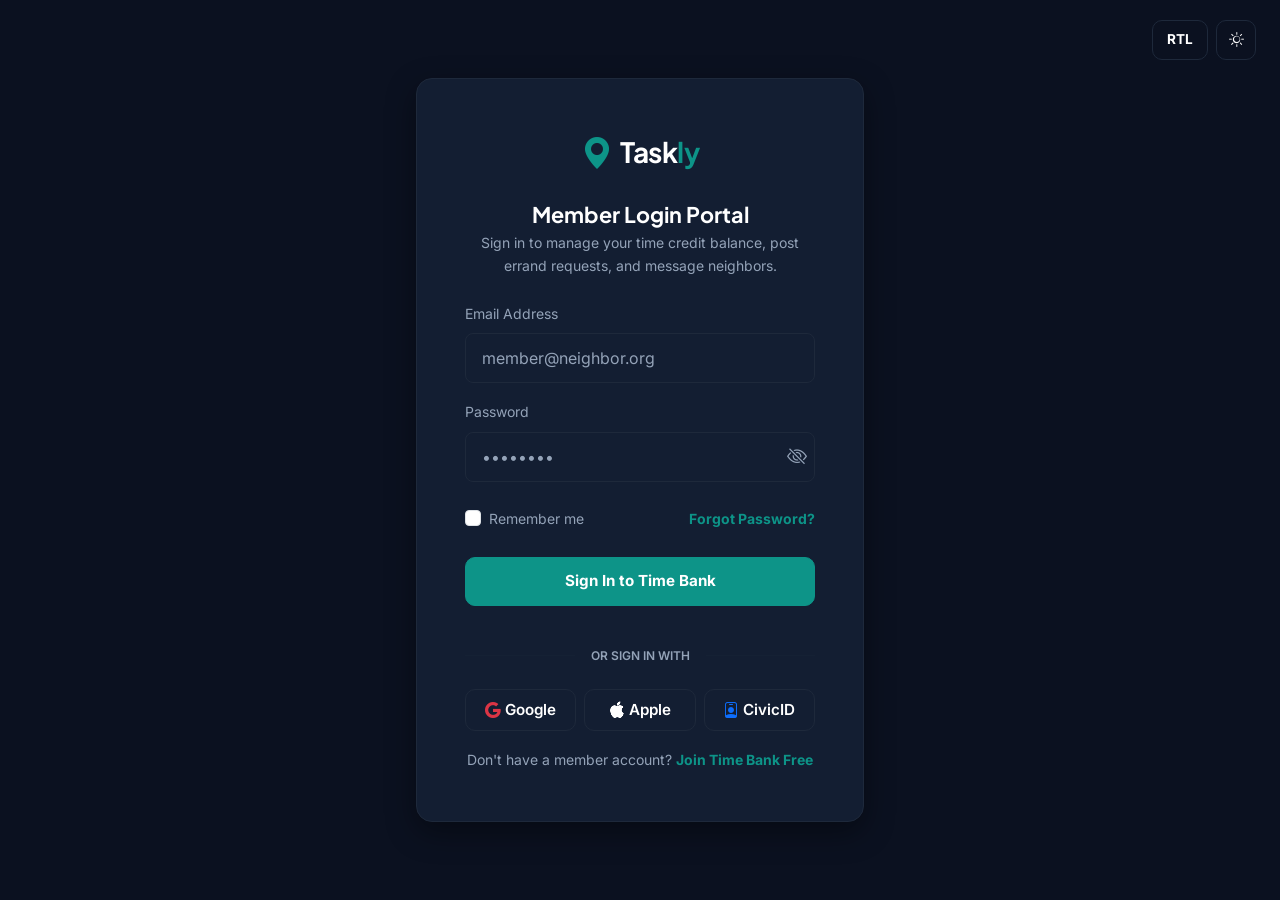
<file: login.html>
<!DOCTYPE html>
<html lang="en">
<head>
    <meta charset="UTF-8">
    <meta name="viewport" content="width=device-width, initial-scale=1.0">
    <title>Member Login | Taskly Time Bank</title>
    
    <link rel="icon" type="image/svg+xml" href="favicon.svg">
    <meta name="description" content="Sign in to your Taskly member dashboard to manage time credit balance, post errand requests, and message neighbors.">
    
    <!-- Google Fonts: Plus Jakarta Sans (Headings) + Inter (Body) -->
    <link rel="preconnect" href="https://fonts.googleapis.com">
    <link rel="preconnect" href="https://fonts.gstatic.com" crossorigin>
    <link href="https://fonts.googleapis.com/css2?family=Inter:wght@400;500;600;700&family=Plus+Jakarta+Sans:wght@500;600;700;800&display=swap" rel="stylesheet">
    
    <!-- Bootstrap 5 CSS -->
    <link href="https://cdn.jsdelivr.net/npm/bootstrap@5.3.2/dist/css/bootstrap.min.css" rel="stylesheet">
    <!-- Bootstrap Icons -->
    <link rel="stylesheet" href="https://cdn.jsdelivr.net/npm/bootstrap-icons@1.11.1/font/bootstrap-icons.css">
    
    <!-- Custom CSS -->
    <link rel="stylesheet" href="assets/css/style.css">
    <link rel="stylesheet" href="assets/css/dark-mode.css">
    <link rel="stylesheet" href="assets/css/rtl.css">
</head>
<body data-theme="dark" class="bg-primary-dark auth-page">

    <div class="container-fluid p-0 min-vh-100 d-flex flex-column justify-content-center align-items-center py-4">
        
        <div class="w-100 px-3" style="max-width: 480px;">
            
            <!-- Controls -->
            <div class="auth-top-controls d-flex justify-content-end gap-2 mb-3 z-index-3">
                <a href="#" id="rtlToggle" class="btn btn-secondary-custom d-flex align-items-center justify-content-center fw-bold" style="height: 40px; padding: 0 14px; font-size: 0.85rem;" title="Toggle RTL">RTL</a>
                <a href="#" id="themeToggle" class="btn btn-secondary-custom d-flex align-items-center justify-content-center" style="width: 40px; height: 40px;" title="Toggle Theme"><i class="bi bi-sun fs-5"></i></a>
            </div>

            <div class="glass-card p-4 p-md-5 fade-up w-100">
                <div class="text-center mb-4">
                    <a class="navbar-brand justify-content-center mb-2 d-inline-flex align-items-center gap-2" href="index.html">
                        <i class="bi bi-geo-alt-fill fs-2 text-primary-accent"></i>
                        <span class="fs-3 fw-bold">Task<span class="text-primary-accent">ly</span></span>
                    </a>
                    <h4 class="fw-bold mt-3 mb-1">Member Login Portal</h4>
                    <p class="text-secondary small mb-0">Sign in to manage your time credit balance, post errand requests, and message neighbors.</p>
                </div>
                
                <form action="dashboard.html">
                    <div class="mb-3">
                        <label class="form-label text-secondary small">Email Address</label>
                        <input type="email" class="form-control form-control-glass" placeholder="member@neighbor.org" required>
                    </div>
                    
                    <div class="mb-4">
                        <label class="form-label text-secondary small">Password</label>
                        <div class="position-relative">
                            <input type="password" class="form-control form-control-glass pe-5" id="loginPassword" placeholder="••••••••" required>
                            <button type="button" class="btn text-secondary position-absolute end-0 top-50 translate-middle-y me-2 p-0 border-0 bg-transparent" onclick="togglePasswordVisibility('loginPassword', this)" title="Toggle Password Visibility">
                                <i class="bi bi-eye-slash fs-5"></i>
                            </button>
                        </div>
                    </div>
                    
                    <div class="d-flex justify-content-between align-items-center mb-4">
                        <div class="form-check">
                            <input type="checkbox" class="form-check-input" id="rememberMe">
                            <label class="form-check-label text-secondary small" for="rememberMe">Remember me</label>
                        </div>
                        <a href="#" onclick="alert('Password reset link sent to your email!');" class="text-primary-accent text-decoration-none small fw-bold">Forgot Password?</a>
                    </div>
                    
                    <button type="submit" class="btn btn-primary-orange w-100 mb-3 fw-bold">Sign In to Time Bank</button>

                    <!-- Social Login Divider -->
                    <div class="d-flex align-items-center my-4">
                        <hr class="flex-grow-1 border-secondary my-0">
                        <span class="px-3 text-secondary small text-uppercase fw-semibold" style="font-size: 0.75rem;">Or Sign In With</span>
                        <hr class="flex-grow-1 border-secondary my-0">
                    </div>

                    <!-- Social Login Buttons Row -->
                    <div class="row g-2 mb-3">
                        <div class="col-4">
                            <button type="button" class="btn btn-secondary-custom w-100 py-2 d-flex align-items-center justify-content-center gap-1 small fw-semibold" onclick="alert('Google authentication connected!');" title="Sign in with Google">
                                <i class="bi bi-google text-danger fs-6"></i> <span>Google</span>
                            </button>
                        </div>
                        <div class="col-4">
                            <button type="button" class="btn btn-secondary-custom w-100 py-2 d-flex align-items-center justify-content-center gap-1 small fw-semibold" onclick="alert('Apple ID connected!');" title="Sign in with Apple">
                                <i class="bi bi-apple fs-6"></i> <span>Apple</span>
                            </button>
                        </div>
                        <div class="col-4">
                            <button type="button" class="btn btn-secondary-custom w-100 py-2 d-flex align-items-center justify-content-center gap-1 small fw-semibold" onclick="alert('Community ID connected!');" title="Sign in with Community ID">
                                <i class="bi bi-person-badge text-primary fs-6"></i> <span>CivicID</span>
                            </button>
                        </div>
                    </div>

                    <div class="text-center mt-3">
                        <span class="text-secondary small">Don't have a member account? <a href="register.html" class="text-primary-accent text-decoration-none fw-bold">Join Time Bank Free</a></span>
                    </div>
                </form>
            </div>
        </div>
        
    </div>

    <script src="https://cdn.jsdelivr.net/npm/bootstrap@5.3.2/dist/js/bootstrap.bundle.min.js"></script>
    <script src="assets/js/main.js"></script>
</body>
</html>
</file>
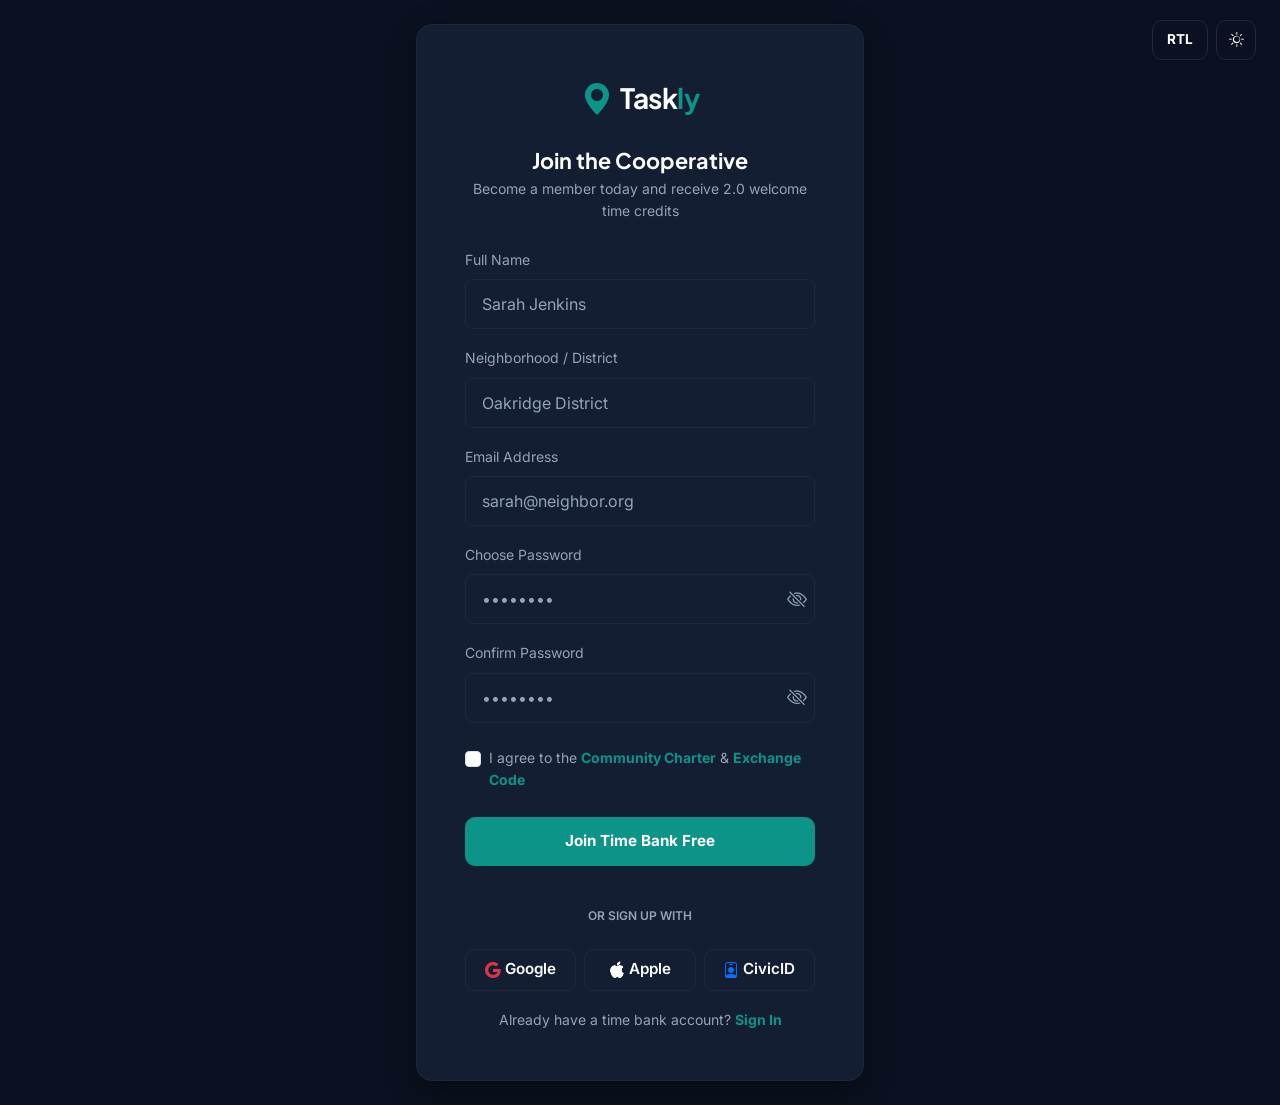
<file: register.html>
<!DOCTYPE html>
<html lang="en">
<head>
    <meta charset="UTF-8">
    <meta name="viewport" content="width=device-width, initial-scale=1.0">
    <title>Join Time Bank Community | Taskly</title>
    
    <link rel="icon" type="image/svg+xml" href="favicon.svg">
    <meta name="description" content="Register as a Taskly community member to start exchanging errand running, senior assistance, and time credits.">
    
    <!-- Google Fonts: Plus Jakarta Sans (Headings) + Inter (Body) -->
    <link rel="preconnect" href="https://fonts.googleapis.com">
    <link rel="preconnect" href="https://fonts.gstatic.com" crossorigin>
    <link href="https://fonts.googleapis.com/css2?family=Inter:wght@400;500;600;700&family=Plus+Jakarta+Sans:wght@500;600;700;800&display=swap" rel="stylesheet">
    
    <!-- Bootstrap 5 CSS -->
    <link href="https://cdn.jsdelivr.net/npm/bootstrap@5.3.2/dist/css/bootstrap.min.css" rel="stylesheet">
    <!-- Bootstrap Icons -->
    <link rel="stylesheet" href="https://cdn.jsdelivr.net/npm/bootstrap-icons@1.11.1/font/bootstrap-icons.css">
    
    <!-- Custom CSS -->
    <link rel="stylesheet" href="assets/css/style.css">
    <link rel="stylesheet" href="assets/css/dark-mode.css">
    <link rel="stylesheet" href="assets/css/rtl.css">
</head>
<body data-theme="dark" class="bg-primary-dark auth-page">

    <div class="container-fluid p-0 min-vh-100 d-flex flex-column justify-content-center align-items-center py-4">
        
        <div class="w-100 px-3" style="max-width: 480px;">
            
            <!-- Controls -->
            <div class="auth-top-controls d-flex justify-content-end gap-2 mb-3 z-index-3">
                <a href="#" id="rtlToggle" class="btn btn-secondary-custom d-flex align-items-center justify-content-center fw-bold" style="height: 40px; padding: 0 14px; font-size: 0.85rem;" title="Toggle RTL">RTL</a>
                <a href="#" id="themeToggle" class="btn btn-secondary-custom d-flex align-items-center justify-content-center" style="width: 40px; height: 40px;" title="Toggle Theme"><i class="bi bi-sun fs-5"></i></a>
            </div>

            <div class="glass-card p-4 p-md-5 fade-up w-100">
                <div class="text-center mb-4">
                    <a class="navbar-brand justify-content-center mb-2 d-inline-flex align-items-center gap-2" href="index.html">
                        <i class="bi bi-geo-alt-fill fs-2 text-primary-accent"></i>
                        <span class="fs-3 fw-bold">Task<span class="text-primary-accent">ly</span></span>
                    </a>
                    <h4 class="fw-bold mt-3 mb-1">Join the Cooperative</h4>
                    <p class="text-secondary small mb-0">Become a member today and receive 2.0 welcome time credits</p>
                </div>
                
                <form action="login.html">
                    <div class="mb-3">
                        <label class="form-label text-secondary small">Full Name</label>
                        <input type="text" class="form-control form-control-glass" placeholder="Sarah Jenkins" required>
                    </div>

                    <div class="mb-3">
                        <label class="form-label text-secondary small">Neighborhood / District</label>
                        <input type="text" class="form-control form-control-glass" placeholder="Oakridge District" required>
                    </div>

                    <div class="mb-3">
                        <label class="form-label text-secondary small">Email Address</label>
                        <input type="email" class="form-control form-control-glass" placeholder="sarah@neighbor.org" required>
                    </div>
                    
                    <div class="mb-3">
                        <label class="form-label text-secondary small">Choose Password</label>
                        <div class="position-relative">
                            <input type="password" class="form-control form-control-glass pe-5" id="regPassword" placeholder="••••••••" required>
                            <button type="button" class="btn text-secondary position-absolute end-0 top-50 translate-middle-y me-2 p-0 border-0 bg-transparent" onclick="togglePasswordVisibility('regPassword', this)" title="Toggle Password Visibility">
                                <i class="bi bi-eye-slash fs-5"></i>
                            </button>
                        </div>
                    </div>

                    <div class="mb-4">
                        <label class="form-label text-secondary small">Confirm Password</label>
                        <div class="position-relative">
                            <input type="password" class="form-control form-control-glass pe-5" id="confirmPassword" placeholder="••••••••" required>
                            <button type="button" class="btn text-secondary position-absolute end-0 top-50 translate-middle-y me-2 p-0 border-0 bg-transparent" onclick="togglePasswordVisibility('confirmPassword', this)" title="Toggle Password Visibility">
                                <i class="bi bi-eye-slash fs-5"></i>
                            </button>
                        </div>
                    </div>
                    
                    <div class="form-check mb-4">
                        <input type="checkbox" class="form-check-input" id="privacyPolicy" required>
                        <label class="form-check-label text-secondary small" for="privacyPolicy">
                            I agree to the <a href="#" onclick="alert('Community Charter & Kindness Guidelines shown!');" class="text-primary-accent text-decoration-none fw-bold">Community Charter</a> & <a href="#" onclick="alert('Time Banking Mutual Aid Guidelines shown!');" class="text-primary-accent text-decoration-none fw-bold">Exchange Code</a>
                        </label>
                    </div>
                    
                    <button type="submit" class="btn btn-primary-orange w-100 mb-3 fw-bold">Join Time Bank Free</button>

                    <!-- Social Login Divider -->
                    <div class="d-flex align-items-center my-4">
                        <hr class="flex-grow-1 border-secondary my-0">
                        <span class="px-3 text-secondary small text-uppercase fw-semibold" style="font-size: 0.75rem;">Or Sign Up With</span>
                        <hr class="flex-grow-1 border-secondary my-0">
                    </div>

                    <!-- Social Login Buttons Row -->
                    <div class="row g-2 mb-3">
                        <div class="col-4">
                            <button type="button" class="btn btn-secondary-custom w-100 py-2 d-flex align-items-center justify-content-center gap-1 small fw-semibold" onclick="alert('Google signup connected!');" title="Sign up with Google">
                                <i class="bi bi-google text-danger fs-6"></i> <span>Google</span>
                            </button>
                        </div>
                        <div class="col-4">
                            <button type="button" class="btn btn-secondary-custom w-100 py-2 d-flex align-items-center justify-content-center gap-1 small fw-semibold" onclick="alert('Apple ID signup connected!');" title="Sign up with Apple">
                                <i class="bi bi-apple fs-6"></i> <span>Apple</span>
                            </button>
                        </div>
                        <div class="col-4">
                            <button type="button" class="btn btn-secondary-custom w-100 py-2 d-flex align-items-center justify-content-center gap-1 small fw-semibold" onclick="alert('CivicID signup connected!');" title="Sign up with CivicID">
                                <i class="bi bi-person-badge text-primary fs-6"></i> <span>CivicID</span>
                            </button>
                        </div>
                    </div>

                    <div class="text-center mt-3">
                        <span class="text-secondary small">Already have a time bank account? <a href="login.html" class="text-primary-accent text-decoration-none fw-bold">Sign In</a></span>
                    </div>
                </form>
            </div>
        </div>
        
    </div>

    <script src="https://cdn.jsdelivr.net/npm/bootstrap@5.3.2/dist/js/bootstrap.bundle.min.js"></script>
    <script src="assets/js/main.js"></script>
</body>
</html>
</file>
<file: assets/css/style.css>
/* ==========================================================================
   Taskly — Personal Concierge & Cooperative Time Bank Design System
   Palette: Forest Slate #0F172A | Warm Crisp Background #F8FAFC | Vibrant Concierge Teal #0D9488 / Amber #F59E0B
   Typography: Plus Jakarta Sans (Headings) + Inter (Body)
   ========================================================================== */

:root {
    /* Palette — Light Theme */
    --primary-bg: #F8FAFC;
    --secondary-bg: #FFFFFF;
    --card-bg: #FFFFFF;
    --primary-accent: #0D9488;
    --primary-accent-hover: #0F766E;
    --deep-black: #0F172A;
    --pure-white: #FFFFFF;
    --text-primary: #1E293B;
    --text-secondary: #64748B;
    --border-color: #E2E8F0;
    --card-shadow: 0 8px 24px rgba(15, 23, 42, 0.04);
    --glow-color: rgba(13, 148, 136, 0.25);
    
    /* Typography */
    --font-heading: 'Plus Jakarta Sans', sans-serif;
    --font-body: 'Inter', sans-serif;
    
    /* UI Dimensions */
    --radius-card: 16px;
    --radius-btn: 10px;
    --navbar-bg: rgba(248, 250, 252, 0.92);
    --sidebar-bg: rgba(255, 255, 255, 0.95);
}

[data-theme="dark"] {
    /* Palette — Dark Theme */
    --primary-bg: #0B1120;
    --secondary-bg: #131E32;
    --card-bg: #131E32;
    --primary-accent: #0D9488;
    --primary-accent-hover: #0F766E;
    --deep-black: #080D1A;
    --pure-white: #FFFFFF;
    --text-primary: #F8FAFC;
    --text-secondary: #94A3B8;
    --border-color: #1E293B;
    --card-shadow: 0 10px 30px rgba(0, 0, 0, 0.4);
    --glow-color: rgba(13, 148, 136, 0.25);
    --navbar-bg: rgba(11, 17, 32, 0.92);
    --sidebar-bg: rgba(19, 30, 50, 0.95);
}

* {
    margin: 0;
    padding: 0;
    box-sizing: border-box;
}

body {
    font-family: var(--font-body);
    background-color: var(--primary-bg);
    color: var(--text-primary);
    line-height: 1.6;
    overflow-x: hidden;
    transition: background-color 0.3s ease, color 0.3s ease;
    -webkit-font-smoothing: antialiased;
}

/* Fluid Responsive Typography */
h1, .display-1, .display-2, .display-3, .display-4 {
    font-family: var(--font-heading);
    font-weight: 700;
    font-size: clamp(2.2rem, 5vw, 3.8rem);
    line-height: 1.12;
    letter-spacing: -0.03em;
    color: var(--text-primary);
    margin-bottom: 1.25rem;
}

h2, .display-5, .display-6 {
    font-family: var(--font-heading);
    font-weight: 700;
    font-size: clamp(1.65rem, 3.5vw, 2.5rem);
    line-height: 1.2;
    letter-spacing: -0.02em;
    color: var(--text-primary);
    margin-bottom: 1rem;
}

h3 {
    font-family: var(--font-heading);
    font-weight: 600;
    font-size: clamp(1.35rem, 2.5vw, 1.85rem);
    line-height: 1.25;
    letter-spacing: -0.01em;
    color: var(--text-primary);
    margin-bottom: 0.85rem;
}

h4 {
    font-family: var(--font-heading);
    font-weight: 600;
    font-size: clamp(1.15rem, 2vw, 1.35rem);
    color: var(--text-primary);
    margin-bottom: 0.75rem;
}

h5, h6 {
    font-family: var(--font-heading);
    font-weight: 600;
    color: var(--text-primary);
    margin-bottom: 0.5rem;
}

p, .lead {
    font-family: var(--font-body);
}

.lead {
    font-size: clamp(1.05rem, 1.8vw, 1.2rem);
    color: var(--text-secondary);
    line-height: 1.65;
}

/* Eyebrow Labels with animated orange line */
.eyebrow-label {
    display: inline-flex;
    align-items: center;
    gap: 0.5rem;
    font-family: var(--font-heading);
    font-weight: 700;
    font-size: 0.85rem;
    letter-spacing: 0.08em;
    text-uppercase: uppercase;
    color: var(--primary-accent);
    margin-bottom: 1rem;
    position: relative;
}

.eyebrow-label::before {
    content: '';
    display: inline-block;
    width: 24px;
    height: 2px;
    background: var(--primary-accent);
    border-radius: 2px;
}

/* Text & Border Helpers */
.text-primary-accent { color: var(--primary-accent) !important; }
.bg-primary-accent { background-color: var(--primary-accent) !important; }
.text-secondary { color: var(--text-secondary) !important; }

.border-theme,
.border,
.border-top,
.border-end,
.border-bottom,
.border-start,
.border-secondary {
    border-color: var(--border-color) !important;
}

a {
    color: var(--primary-accent);
    text-decoration: none;
    transition: all 0.25s ease;
}

a:hover {
    color: var(--primary-accent-hover);
}

/* Background Utility Classes */
.bg-primary-dark { background-color: var(--primary-bg) !important; }
.bg-secondary-dark { background-color: var(--secondary-bg) !important; }

/* Navbar - Glassmorphism */
.navbar-glass {
    background: var(--navbar-bg);
    backdrop-filter: blur(12px);
    -webkit-backdrop-filter: blur(12px);
    border-bottom: 1px solid var(--border-color);
    position: sticky;
    top: 0;
    z-index: 1030;
    transition: background-color 0.3s ease, border-color 0.3s ease;
}

.navbar-brand {
    font-family: var(--font-heading);
    font-weight: 700;
    font-size: 1.45rem;
    color: var(--text-primary) !important;
    display: flex;
    align-items: center;
    gap: 0.5rem;
    letter-spacing: -0.02em;
}

.navbar-brand i {
    color: var(--primary-accent);
}

.nav-link {
    font-family: var(--font-body);
    color: var(--text-secondary) !important;
    font-weight: 500;
    font-size: 0.95rem;
    padding: 0.5rem 1rem;
    position: relative;
    transition: color 0.25s ease;
}

.navbar-nav .nav-link:hover, 
.navbar-nav .nav-link.active {
    color: var(--primary-accent) !important;
}

.navbar-nav .nav-link::after {
    content: '';
    position: absolute;
    bottom: -2px;
    left: 50%;
    transform: translateX(-50%);
    width: 0;
    height: 2px;
    background: var(--primary-accent);
    transition: width 0.25s ease;
    border-radius: 2px;
}

.navbar-nav .nav-link:hover::after, 
.navbar-nav .nav-link.active::after {
    width: 70%;
}

/* Dashboard Sidebar Navigation - Single Consistent Active-State Style */
#sidebar .nav-link,
#dashboardTabs .nav-link {
    font-family: var(--font-body);
    color: var(--text-secondary) !important;
    font-weight: 500;
    font-size: 0.95rem;
    padding: 0.65rem 1rem;
    border-radius: var(--radius-btn);
    transition: color 0.2s ease, background-color 0.2s ease, box-shadow 0.2s ease;
    position: relative;
    border: none;
    background: transparent;
}

#sidebar .nav-link::after,
#dashboardTabs .nav-link::after {
    display: none !important;
    content: none !important;
    width: 0 !important;
    height: 0 !important;
}

#sidebar .nav-link:hover,
#dashboardTabs .nav-link:hover {
    color: var(--primary-accent) !important;
    background-color: rgba(13, 148, 136, 0.12) !important;
}

#sidebar .nav-link.active,
#dashboardTabs .nav-link.active,
.nav-pills .nav-link.active {
    color: #FFFFFF !important;
    background-color: var(--primary-accent) !important;
    font-weight: 600;
    box-shadow: 0 4px 12px rgba(13, 148, 136, 0.25);
}

.navbar-toggler {
    padding: 0.4rem 0.6rem;
    border-radius: 8px;
    color: var(--text-primary) !important;
}

/* Header Controls Consistency (Theme, RTL, and Primary CTA) */
.navbar-glass .btn-secondary-custom,
.navbar-glass #rtlToggle,
.navbar-glass #themeToggle,
.navbar-glass a[href="dashboard.html"],
.navbar-glass .btn-primary-orange,
.navbar-glass a[href="login.html"],
.auth-top-controls #rtlToggle,
.auth-top-controls #themeToggle {
    height: 40px !important;
    border-radius: var(--radius-btn) !important;
    display: inline-flex !important;
    align-items: center !important;
    justify-content: center !important;
    box-sizing: border-box !important;
    line-height: 1;
}

.navbar-glass #themeToggle,
.navbar-glass a[href="dashboard.html"],
.auth-top-controls #themeToggle {
    width: 40px !important;
    height: 40px !important;
    padding: 0 !important;
    flex-shrink: 0;
}

.navbar-glass #rtlToggle,
.auth-top-controls #rtlToggle {
    height: 40px !important;
    min-width: 40px;
    padding: 0 14px !important;
    font-size: 0.85rem;
    flex-shrink: 0;
}

.navbar-glass .btn-primary-orange,
.navbar-glass a[href="login.html"] {
    height: 40px !important;
    padding: 0 1.5rem !important;
    font-size: 0.95rem;
    line-height: 1;
    white-space: nowrap;
}

/* Buttons — Primary & Secondary Accent */
.btn-gradient, .btn-primary-orange {
    background-color: var(--primary-accent);
    color: #FFFFFF !important;
    border: 1px solid var(--primary-accent);
    border-radius: var(--radius-btn);
    padding: 0.75rem 1.75rem;
    font-family: var(--font-body);
    font-weight: 600;
    font-size: 0.95rem;
    display: inline-flex;
    align-items: center;
    justify-content: center;
    gap: 0.5rem;
    cursor: pointer;
    transition: transform 0.25s cubic-bezier(0.16, 1, 0.3, 1), box-shadow 0.25s ease, background-color 0.25s ease;
}

.btn-gradient:hover, .btn-primary-orange:hover {
    background-color: var(--primary-accent-hover);
    border-color: var(--primary-accent-hover);
    transform: translateY(-2px);
    box-shadow: 0 6px 20px var(--glow-color);
}

.btn-outline-glow, .btn-secondary-custom {
    background: transparent;
    color: var(--text-primary);
    border: 1px solid var(--border-color);
    border-radius: var(--radius-btn);
    padding: 0.75rem 1.75rem;
    font-family: var(--font-body);
    font-weight: 600;
    font-size: 0.95rem;
    display: inline-flex;
    align-items: center;
    justify-content: center;
    gap: 0.5rem;
    cursor: pointer;
    transition: all 0.25s ease;
}

.btn-outline-glow:hover, .btn-secondary-custom:hover {
    border-color: var(--primary-accent);
    color: var(--primary-accent);
    background: rgba(13, 148, 136, 0.08);
    transform: translateY(-2px);
}

.btn-secondary-custom .bi-apple {
    color: currentColor;
    transition: color 0.25s ease;
}

/* Cards & Product Cards System */
.glass-card {
    background: var(--card-bg);
    border: 1px solid var(--border-color);
    border-radius: var(--radius-card);
    padding: 1.5rem;
    box-shadow: var(--card-shadow);
    transition: transform 0.3s cubic-bezier(0.16, 1, 0.3, 1), box-shadow 0.3s ease, border-color 0.3s ease;
    position: relative;
    overflow: hidden;
}

.glass-card:hover {
    transform: translateY(-4px);
    box-shadow: 0 14px 35px rgba(0, 0, 0, 0.12);
    border-color: var(--primary-accent);
}

/* Product Card Styling */
.product-card {
    background: var(--card-bg);
    border: 1px solid var(--border-color);
    border-radius: var(--radius-card);
    padding: 1rem;
    transition: transform 0.3s cubic-bezier(0.16, 1, 0.3, 1), box-shadow 0.3s ease, border-color 0.3s ease;
    display: flex;
    flex-direction: column;
    height: 100%;
}

.product-card:hover {
    transform: translateY(-5px);
    box-shadow: 0 16px 36px rgba(0, 0, 0, 0.15);
    border-color: var(--primary-accent);
}

.product-card .product-img-wrapper {
    position: relative;
    width: 100%;
    height: 260px;
    border-radius: 12px;
    overflow: hidden;
    background: var(--primary-bg);
    margin-bottom: 1rem;
}

.product-card .product-img-wrapper img {
    width: 100%;
    height: 100%;
    object-fit: cover;
    transition: transform 0.4s cubic-bezier(0.16, 1, 0.3, 1);
}

.product-card:hover .product-img-wrapper img {
    transform: scale(1.06);
}

.product-card .badge-category {
    position: absolute;
    top: 12px;
    left: 12px;
    background: var(--primary-accent);
    color: #FFFFFF;
    font-size: 0.75rem;
    font-weight: 600;
    padding: 0.35rem 0.75rem;
    border-radius: 20px;
    letter-spacing: 0.03em;
    z-index: 2;
}

.product-card .product-title {
    font-family: var(--font-heading);
    font-size: 1.15rem;
    font-weight: 600;
    color: var(--text-primary);
    margin-bottom: 0.35rem;
}

.product-card .product-desc {
    font-size: 0.875rem;
    color: var(--text-secondary);
    margin-bottom: 1rem;
    flex-grow: 1;
}

.product-card .product-footer {
    display: flex;
    align-items: center;
    justify-content: space-between;
    padding-top: 0.75rem;
    border-top: 1px solid var(--border-color);
}

.product-card .product-price {
    font-family: var(--font-heading);
    font-size: 1.25rem;
    font-weight: 700;
    color: var(--text-primary);
}

/* Floating Badges */
.floating-badge {
    position: absolute;
    background: var(--card-bg);
    border: 1px solid var(--border-color);
    box-shadow: 0 10px 25px rgba(0,0,0,0.12);
    border-radius: 12px;
    padding: 0.6rem 1.1rem;
    z-index: 5;
    animation: float 4s ease-in-out infinite;
}

@keyframes float {
    0%, 100% { transform: translateY(0); }
    50% { transform: translateY(-8px); }
}

/* Promotional Marquee Ticker */
.marquee-wrapper {
    overflow: hidden;
    white-space: nowrap;
    background: var(--secondary-bg);
    border-top: 1px solid var(--border-color);
    border-bottom: 1px solid var(--border-color);
    padding: 0.85rem 0;
}

.marquee-content {
    display: inline-block;
    animation: marquee 25s linear infinite;
}

.marquee-item {
    display: inline-flex;
    align-items: center;
    gap: 0.75rem;
    font-family: var(--font-heading);
    font-weight: 600;
    font-size: 0.95rem;
    letter-spacing: 0.04em;
    text-uppercase: uppercase;
    color: var(--text-primary);
    margin-right: 2.5rem;
}

.marquee-item i {
    color: var(--primary-accent);
}

@keyframes marquee {
    0% { transform: translateX(0); }
    100% { transform: translateX(-50%); }
}

/* ==========================================================================
   SPECIFIC UNIQUE HERO SECTIONS & SPECIALIZED PAGE SECTIONS
   ========================================================================== */

/* Hero Section Base Rules */
.hero-creative-workshop,
.hero-design-journey,
.hero-editorial-about,
.hero-service-orbit,
.hero-blog-magazine,
.hero-pricing-stacked,
.hero-contact-collab {
    position: relative;
    padding: 5rem 0 4rem;
    display: flex;
    align-items: center;
    width: 100%;
}

@media (min-width: 992px) {
    .hero-creative-workshop,
    .hero-design-journey,
    .hero-editorial-about,
    .hero-service-orbit,
    .hero-blog-magazine,
    .hero-pricing-stacked,
    .hero-contact-collab {
        min-height: 680px;
    }
}

@media (min-width: 1200px) {
    .hero-creative-workshop,
    .hero-design-journey,
    .hero-editorial-about,
    .hero-service-orbit,
    .hero-blog-magazine,
    .hero-pricing-stacked,
    .hero-contact-collab {
        min-height: 700px;
    }
}

/* Journey Stages Grid for Home 2 */
.journey-stages {
    position: relative;
    display: grid;
    grid-template-columns: repeat(3, 1fr);
    gap: 1.5rem;
    margin-top: 3rem;
    align-items: stretch;
}

.journey-stage-card {
    background: var(--card-bg);
    border: 1px solid var(--border-color);
    border-radius: var(--radius-card);
    padding: 1.5rem;
    text-align: center;
    position: relative;
    transition: transform 0.3s cubic-bezier(0.16, 1, 0.3, 1), border-color 0.3s ease, box-shadow 0.3s ease;
    display: flex;
    flex-direction: column;
    height: 100%;
    z-index: 2;
}

.journey-stage-card:hover, .journey-stage-card.active {
    transform: translateY(-6px);
    border-color: var(--primary-accent);
    box-shadow: 0 14px 35px var(--glow-color);
}

.journey-stage-card.active h4 {
    color: var(--text-primary) !important;
}

/* Badge high contrast styling across Light and Dark themes */
.badge.bg-secondary {
    background-color: var(--primary-bg) !important;
    color: var(--primary-accent) !important;
    border: 1px solid var(--border-color) !important;
}

.journey-stage-card .badge {
    background-color: var(--primary-bg) !important;
    color: var(--primary-accent) !important;
    border: 1px solid var(--border-color) !important;
}

.journey-stage-card.active .badge.bg-primary-accent {
    background-color: var(--primary-accent) !important;
    color: #FFFFFF !important;
    border-color: var(--primary-accent) !important;
}

.journey-stage-img {
    width: 100%;
    aspect-ratio: 2 / 1;
    object-fit: cover;
    object-position: top center;
    border-radius: 12px;
    margin-top: 1rem;
    border: 1px solid var(--border-color);
    background: var(--primary-bg);
}

@media (max-width: 991.98px) {
    .journey-stages {
        grid-template-columns: 1fr;
    }
}


/* Hero Product Grid Collage for Home Page */
.hero-product-grid {
    display: grid;
    grid-template-columns: repeat(2, 1fr);
    gap: 1rem;
    position: relative;
}

.hero-product-card {
    background: var(--card-bg);
    border: 1px solid var(--border-color);
    border-radius: 16px;
    padding: 0.75rem;
    position: relative;
    overflow: hidden;
    transition: transform 0.3s cubic-bezier(0.16, 1, 0.3, 1), border-color 0.3s ease, box-shadow 0.3s ease;
}

.hero-product-card:hover {
    transform: translateY(-5px);
    border-color: var(--primary-accent);
    box-shadow: 0 14px 32px var(--glow-color);
}

.hero-product-card img {
    width: 100%;
    height: 190px;
    object-fit: cover;
    border-radius: 10px;
    background: var(--primary-bg);
    border: 1px solid var(--border-color);
}

.hero-product-card .card-overlay-badge {
    position: absolute;
    bottom: 14px;
    left: 14px;
    background: var(--card-bg);
    border: 1px solid var(--border-color);
    padding: 0.35rem 0.75rem;
    border-radius: 20px;
    font-size: 0.75rem;
    font-weight: 600;
    color: var(--text-primary);
    box-shadow: 0 4px 14px rgba(0,0,0,0.2);
    display: flex;
    align-items: center;
    gap: 0.35rem;
}

@media (max-width: 575.98px) {
    .hero-product-grid {
        grid-template-columns: 1fr;
    }
}

.color-swatch {
    width: 32px;
    height: 32px;
    border-radius: 50%;
    border: 2px solid var(--border-color);
    cursor: pointer;
    transition: transform 0.2s ease, border-color 0.2s ease;
}

.color-swatch.active, .color-swatch:hover {
    transform: scale(1.15);
    border-color: var(--primary-accent);
}

/* Bento Box Grid Styling */
.bento-card {
    background: var(--card-bg);
    border: 1px solid var(--border-color);
    border-radius: var(--radius-card);
    padding: 1.75rem;
    height: 100%;
    transition: transform 0.3s ease, border-color 0.3s ease;
}

.bento-card:hover {
    transform: translateY(-4px);
    border-color: var(--primary-accent);
}

/* Timeline Components */
.timeline-track {
    position: relative;
    padding-left: 2rem;
    border-left: 2px dashed var(--border-color);
}

.timeline-item {
    position: relative;
    margin-bottom: 2.5rem;
}

.timeline-item .badge {
    background-color: var(--primary-accent) !important;
    color: var(--pure-white) !important;
}

.timeline-item::before {
    content: '';
    position: absolute;
    left: -2.4rem;
    top: 0.25rem;
    width: 14px;
    height: 14px;
    border-radius: 50%;
    background: var(--primary-accent);
    box-shadow: 0 0 10px var(--primary-accent);
}

/* Unique Accordion Styling */
.accordion-glass .accordion-item {
    background: var(--card-bg);
    border: 1px solid var(--border-color);
    border-radius: 12px !important;
    margin-bottom: 1rem;
    overflow: hidden;
}

.accordion-glass .accordion-button {
    background: var(--card-bg);
    color: var(--text-primary);
    font-family: var(--font-heading);
    font-weight: 600;
    box-shadow: none;
    padding: 1.25rem 1.5rem;
}

.accordion-glass .accordion-button:not(.collapsed) {
    color: var(--primary-accent);
    background: rgba(13, 148, 136, 0.08);
}

.accordion-glass .accordion-body {
    background: var(--card-bg);
    color: var(--text-secondary);
    padding: 0 1.5rem 1.25rem;
}

/* Footer & Utilities */
.footer {
    background: var(--secondary-bg);
    border-top: 1px solid var(--border-color);
    padding: 4rem 0 2rem;
    margin-top: auto;
}

.footer-link {
    color: var(--text-secondary) !important;
    transition: color 0.25s ease, transform 0.25s ease;
    display: inline-block;
}

.footer-link:hover {
    color: var(--primary-accent) !important;
    transform: translateX(4px);
}

.social-icon {
    display: inline-flex;
    align-items: center;
    justify-content: center;
    width: 38px;
    height: 38px;
    border-radius: 50%;
    border: 1px solid var(--border-color);
    background: var(--card-bg);
    color: var(--text-secondary);
    transition: all 0.25s ease;
}

.social-icon:hover {
    background: var(--primary-accent);
    border-color: var(--primary-accent);
    color: #FFFFFF;
    transform: translateY(-2px);
}

.back-to-top {
    position: fixed;
    right: 24px;
    bottom: 24px;
    width: 44px;
    height: 44px;
    border-radius: 50%;
    border: 1px solid var(--border-color);
    background: var(--card-bg);
    color: var(--text-primary);
    display: inline-flex;
    align-items: center;
    justify-content: center;
    z-index: 1040;
    opacity: 0;
    visibility: hidden;
    transform: translateY(8px);
    transition: all 0.25s ease;
}

.back-to-top.show {
    opacity: 1;
    visibility: visible;
    transform: translateY(0);
}

.back-to-top:hover {
    background: var(--primary-accent);
    border-color: var(--primary-accent);
    color: #FFFFFF;
}

.form-control-glass {
    background-color: var(--card-bg);
    border: 1px solid var(--border-color);
    color: var(--text-primary);
    border-radius: 8px;
    padding: 0.75rem 1rem;
    font-family: var(--font-body);
}

.form-control-glass:focus {
    background-color: var(--card-bg);
    border-color: var(--primary-accent);
    box-shadow: 0 0 0 0.2rem var(--glow-color);
    color: var(--text-primary);
}

/* Custom dropdown arrow for form-select */
.form-select.form-control-glass {
    background-image: url("data:image/svg+xml,%3csvg xmlns='http://www.w3.org/2000/svg' viewBox='0 0 16 16'%3e%3cpath fill='none' stroke='%23737373' stroke-linecap='round' stroke-linejoin='round' stroke-width='2' d='m2 5 6 6 6-6'/%3e%3c/svg%3e") !important;
    background-repeat: no-repeat !important;
    background-position: right 1rem center !important;
    background-size: 16px 12px !important;
    padding-right: 2.5rem !important;
}

[data-theme="dark"] .form-select.form-control-glass {
    background-image: url("data:image/svg+xml,%3csvg xmlns='http://www.w3.org/2000/svg' viewBox='0 0 16 16'%3e%3cpath fill='none' stroke='%23ffffff' stroke-linecap='round' stroke-linejoin='round' stroke-width='2' d='m2 5 6 6 6-6'/%3e%3c/svg%3e") !important;
}

.form-control-glass::placeholder {
    color: var(--text-secondary);
}

.form-control-glass:disabled {
    background-color: var(--primary-bg) !important;
    color: var(--text-secondary) !important;
    border-color: var(--border-color) !important;
    opacity: 0.7;
}

/* Auth Page Controls */
.auth-top-controls {
    position: static;
}

@media (min-width: 992px) {
    .auth-page .auth-top-controls {
        position: fixed;
        top: 20px;
        right: 24px;
        z-index: 1035;
        margin-bottom: 0 !important;
    }
}

/* Glass Card Badges styling for high contrast in all themes */
.glass-card .badge.bg-secondary {
    background-color: rgba(13, 148, 136, 0.12) !important;
    color: var(--primary-accent) !important;
    border: 1px solid rgba(13, 148, 136, 0.25) !important;
}

/* Responsive Overrides */
@media (max-width: 1199.98px) {
    .navbar-nav .nav-link::after {
        display: none;
    }
    .navbar-glass .navbar-collapse {
        position: absolute;
        top: 100%;
        left: 0;
        right: 0;
        z-index: 1029;
        background: var(--sidebar-bg);
        border: 1px solid var(--border-color);
        border-top: 0;
        border-radius: 0 0 12px 12px;
        padding: 1rem;
        box-shadow: 0 14px 30px rgba(0, 0, 0, 0.25);
    }
    
    /* Place Member Login button below the icon controls in a single full-width line on mobile */
    .navbar-glass .navbar-collapse .d-flex.align-items-center {
        flex-wrap: wrap;
        width: 100%;
    }
    .navbar-glass .navbar-collapse .d-flex.align-items-center a[href="login.html"],
    .navbar-glass .navbar-collapse .d-flex.align-items-center .btn-primary-orange {
        width: 100% !important;
        margin-left: 0 !important;
        margin-right: 0 !important;
        margin-top: 0.5rem;
        text-align: center;
        justify-content: center;
    }
}

@media (max-width: 768px) {
    .hero-creative-workshop,
    .hero-design-journey,
    .hero-editorial-about,
    .hero-service-orbit,
    .hero-blog-magazine,
    .hero-pricing-stacked,
    .hero-contact-collab {
        padding: 3rem 0;
        text-align: center;
    }
    .eyebrow-label {
        justify-content: center;
    }
}

/* Pricing Page Comparison Table Row Borders */
.table-dark {
    --bs-table-border-color: rgba(255, 255, 255, 0.12) !important;
    border-color: rgba(255, 255, 255, 0.12) !important;
}

/* Dashboard Theme-Aware Tables */
.table-theme {
    color: var(--text-primary) !important;
    background-color: transparent !important;
    --bs-table-bg: transparent !important;
    --bs-table-color: var(--text-primary) !important;
    --bs-table-hover-color: var(--text-primary) !important;
    --bs-table-hover-bg: rgba(13, 148, 136, 0.08) !important;
}

.table-theme th, .table-theme td {
    background-color: transparent !important;
    border-color: var(--border-color) !important;
    color: var(--text-primary) !important;
}

.table-theme thead th {
    color: var(--text-secondary) !important;
    background-color: transparent !important;
}

.table-theme.table-hover tbody tr:hover {
    background-color: rgba(13, 148, 136, 0.05) !important;
}

/* Custom Form Checkbox Styling */
.form-check-input:checked {
    background-color: var(--primary-accent) !important;
    border-color: var(--primary-accent) !important;
}

.form-check-input:focus {
    border-color: var(--primary-accent) !important;
    box-shadow: 0 0 0 0.2rem var(--glow-color) !important;
}

/* Hero Journey & Blog Overlay Badges on Mobile */
.hero-blog-featured-badge {
    max-width: calc(100% - 3rem);
}

@media (max-width: 991.98px) {
    .hero-journey-badge,
    .hero-blog-featured-badge {
        position: static !important;
        margin: 1rem 0 0 0 !important;
        max-width: 100% !important;
    }
}

/* Dashboard Sidebar Mobile/Tablet Layout and Animation */
@media (max-width: 1199.98px) {
    .sidebar-glass {
        position: fixed !important;
        top: 0;
        bottom: 0;
        left: -280px;
        z-index: 1040;
        transition: left 0.3s ease;
        box-shadow: 0 0 15px rgba(0, 0, 0, 0.5);
    }
    .sidebar-glass.show {
        left: 0;
    }

    [dir="rtl"] .sidebar-glass {
        left: auto !important;
        right: -280px;
        transition: right 0.3s ease;
    }
    [dir="rtl"] .sidebar-glass.show {
        right: 0;
    }
}

/* Dashboard Sticky Header */
.dashboard-header {
    position: sticky;
    top: -1.5rem; /* Offsets the p-4 padding of the main container */
    z-index: 1030;
    background-color: var(--primary-bg);
    margin-top: -1.5rem; /* Merges the header into the top padding area */
    padding-top: 1.5rem; /* Restores top spacing inside the header */
    margin-left: -1.5rem; /* Merges left side to edge */
    margin-right: -1.5rem; /* Merges right side to edge */
    padding-left: 1.5rem; /* Restores content alignment */
    padding-right: 1.5rem; /* Restores content alignment */
}

/* Blog Category Chips Mobile Layout */
@media (max-width: 575.98px) {
    .blog-category-chips {
        display: grid !important;
        grid-template-columns: repeat(3, 1fr) !important;
        gap: 0.5rem !important;
        overflow-x: visible !important;
        padding: 0.5rem 0 !important;
    }
    
    .blog-category-chips span {
        display: flex;
        align-items: center;
        justify-content: center;
        margin: 0 !important;
        font-size: 0.75rem;
    }
    
    .blog-category-chips .btn {
        width: 100% !important;
        padding-left: 0.25rem !important;
        padding-right: 0.25rem !important;
        font-size: 0.75rem !important;
        white-space: nowrap;
        text-overflow: ellipsis;
        overflow: hidden;
    }
}
</file>
<file: assets/css/dark-mode.css>
/* Dark Mode Specific Overrides */
[data-theme="dark"] {
    --primary-bg: #0B1120;
    --secondary-bg: #131E32;
    --card-bg: #131E32;
    --text-primary: #FFFFFF;
    --text-secondary: #94A3B8;
    --border-color: #1E293B;
    --primary-accent: #0D9488;
    --primary-accent-hover: #0F766E;
    --glow-color: rgba(13, 148, 136, 0.25);
}

[data-theme="dark"] .text-secondary {
    color: #94A3B8 !important;
    opacity: 1 !important;
}

[data-theme="dark"] .glass-card,
[data-theme="dark"] .product-card {
    background-color: #131E32;
    border-color: #1E293B;
}
</file>
<file: assets/css/rtl.css>
/* RTL Support */
body[dir="rtl"] {
    direction: rtl;
    text-align: right;
}

/* Bootstrap Utility Overrides for RTL */
[dir="rtl"] .text-start,
[dir="rtl"] .text-lg-start,
[dir="rtl"] .text-md-start,
[dir="rtl"] .text-sm-start {
    text-align: right !important;
}

[dir="rtl"] .text-end,
[dir="rtl"] .text-lg-end,
[dir="rtl"] .text-md-end,
[dir="rtl"] .text-sm-end {
    text-align: left !important;
}

[dir="rtl"] .start-0 {
    right: 0 !important;
    left: auto !important;
}

[dir="rtl"] .end-0 {
    left: 0 !important;
    right: auto !important;
}

[dir="rtl"] .sidebar-link i {
    margin-right: 0;
    margin-left: 1rem;
}

[dir="rtl"] .sidebar-link {
    border-left: none;
    border-right: 3px solid transparent;
}

[dir="rtl"] .sidebar-link:hover, [dir="rtl"] .sidebar-link.active {
    border-right-color: var(--primary-accent);
}

[dir="rtl"] .ms-auto {
    margin-left: 0 !important;
    margin-right: auto !important;
}

[dir="rtl"] .me-auto {
    margin-right: 0 !important;
    margin-left: auto !important;
}

[dir="rtl"] .pe-3 {
    padding-right: 0 !important;
    padding-left: 1rem !important;
}

[dir="rtl"] .ps-3 {
    padding-left: 0 !important;
    padding-right: 1rem !important;
}

[dir="rtl"] .me-1 { margin-right: 0 !important; margin-left: 0.25rem !important; }
[dir="rtl"] .me-2 { margin-right: 0 !important; margin-left: 0.5rem !important; }
[dir="rtl"] .me-3 { margin-right: 0 !important; margin-left: 1rem !important; }
[dir="rtl"] .me-4 { margin-right: 0 !important; margin-left: 1.5rem !important; }
[dir="rtl"] .me-5 { margin-right: 0 !important; margin-left: 3rem !important; }

[dir="rtl"] .ms-1 { margin-left: 0 !important; margin-right: 0.25rem !important; }
[dir="rtl"] .ms-2 { margin-left: 0 !important; margin-right: 0.5rem !important; }
[dir="rtl"] .ms-3 { margin-left: 0 !important; margin-right: 1rem !important; }
[dir="rtl"] .ms-4 { margin-left: 0 !important; margin-right: 1.5rem !important; }
[dir="rtl"] .ms-5 { margin-left: 0 !important; margin-right: 3rem !important; }

[dir="rtl"] .float-end {
    float: left !important;
}

[dir="rtl"] .float-start {
    float: right !important;
}

/* RTL Password Eye Icon Positioning */
[dir="rtl"] .position-relative .position-absolute.end-0 {
    left: 0 !important;
    right: auto !important;
}

[dir="rtl"] .position-relative .me-2 {
    margin-left: 0.5rem !important;
    margin-right: 0 !important;
}

[dir="rtl"] .form-control-glass.pe-5 {
    padding-right: 0.85rem !important;
    padding-left: 2.75rem !important;
}

/* RTL Tag Line (Eyebrow Label) and Button Alignment */
[dir="rtl"] .eyebrow-label {
    direction: ltr;
    text-align: right;
    justify-content: flex-end;
}

[dir="rtl"] .btn {
    text-align: right;
}

[dir="rtl"] .btn .bi-arrow-right {
    transform: scaleX(-1);
    display: inline-block;
}

/* RTL English Direction Corrections for Hero Sections */
[dir="rtl"] .hero-creative-workshop h1,
[dir="rtl"] .hero-creative-workshop p,
[dir="rtl"] .hero-design-journey h1,
[dir="rtl"] .hero-design-journey p,
[dir="rtl"] .hero-design-journey h6,
[dir="rtl"] .hero-design-journey small,
[dir="rtl"] .journey-stages h4,
[dir="rtl"] .journey-stages p,
[dir="rtl"] .hero-design-journey .eyebrow-label,
[dir="rtl"] .hero-creative-workshop .eyebrow-label {
    direction: ltr;
    text-align: right;
}

[dir="rtl"] .hero-creative-workshop .btn,
[dir="rtl"] .hero-design-journey .btn {
    direction: ltr;
}

/* RTL Timeline Styling */
[dir="rtl"] .timeline-track {
    padding-left: 0;
    padding-right: 2rem;
    border-left: none;
    border-right: 2px dashed var(--border-color);
}

[dir="rtl"] .timeline-item::before {
    left: auto;
    right: -2.4rem;
}

[dir="rtl"] .timeline-item h4,
[dir="rtl"] .timeline-item p,
[dir="rtl"] .timeline-item .badge {
    direction: ltr;
    text-align: right;
}

/* RTL Checkbox Alignment Override */
[dir="rtl"] .form-check {
    padding-left: 0 !important;
    padding-right: 1.5em !important;
    text-align: right !important;
}

[dir="rtl"] .form-check .form-check-input {
    float: right !important;
    margin-left: 0 !important;
    margin-right: -1.5em !important;
}
</file>
